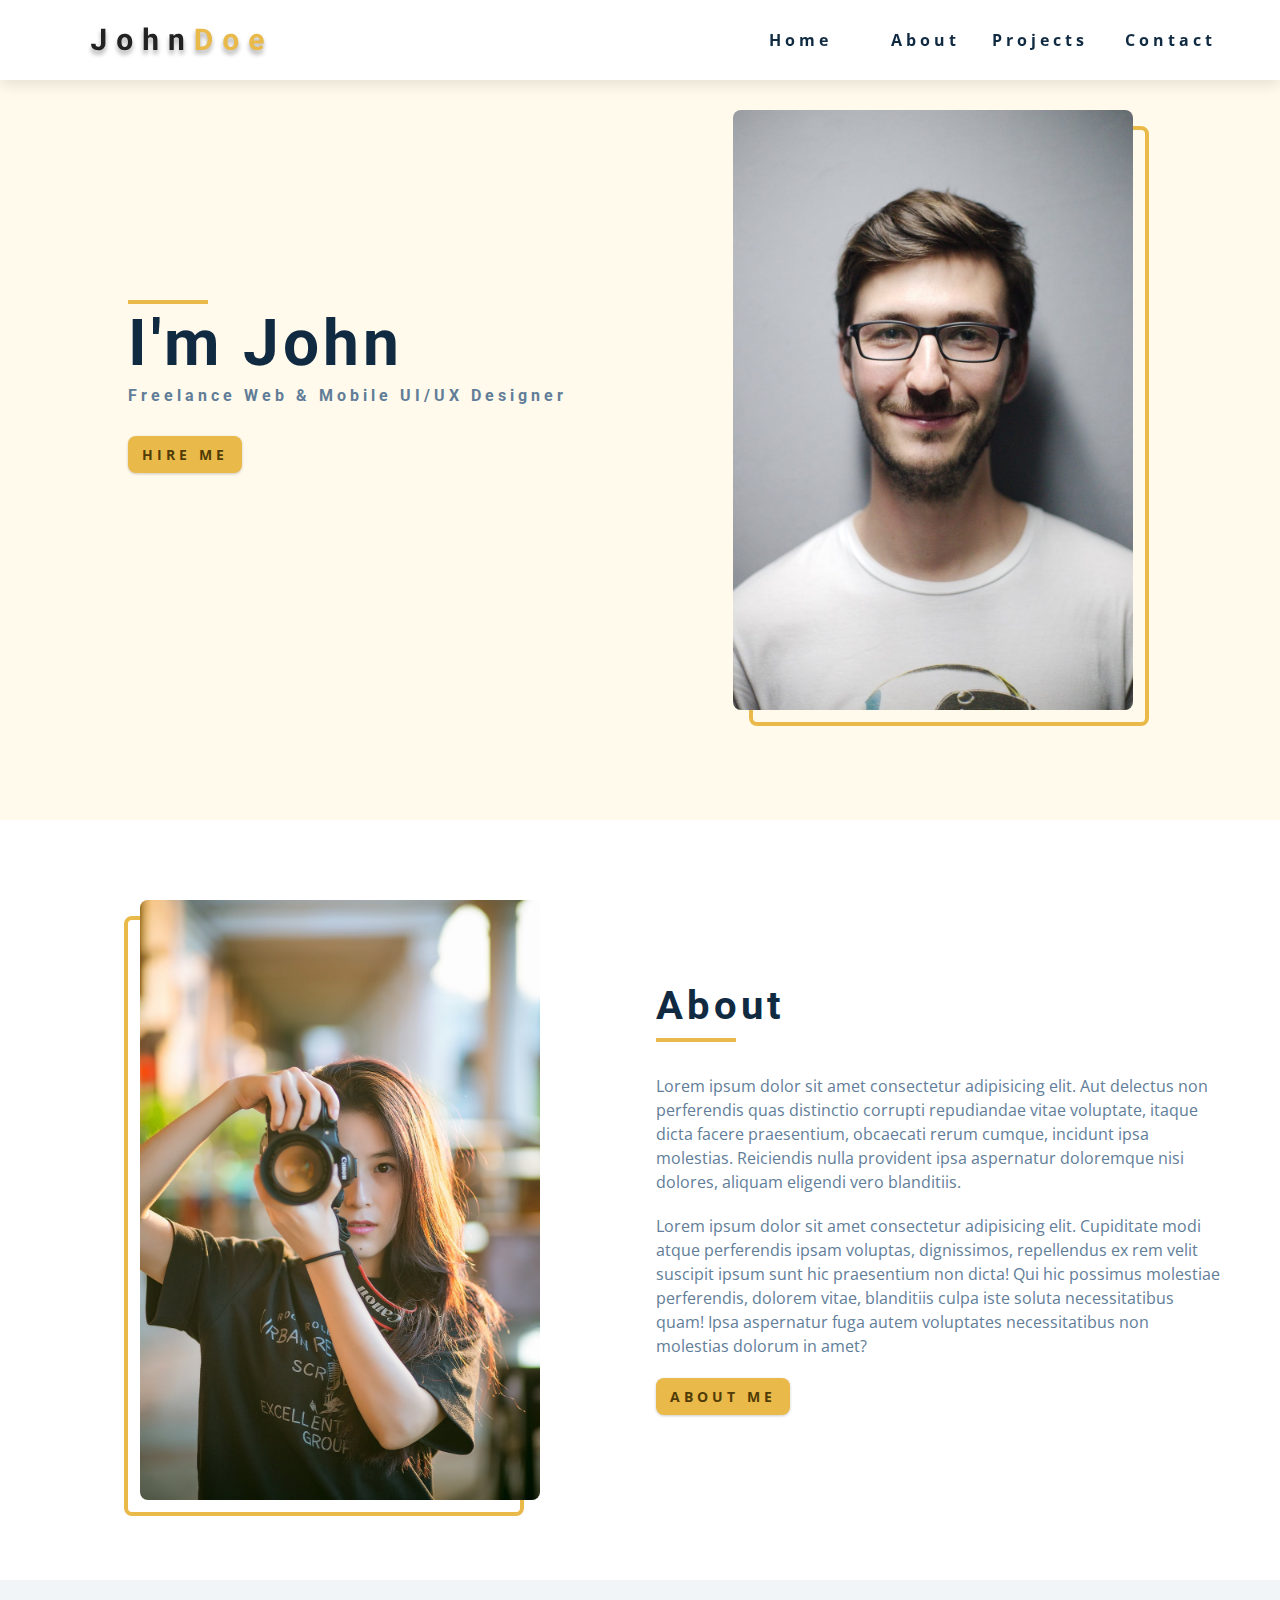
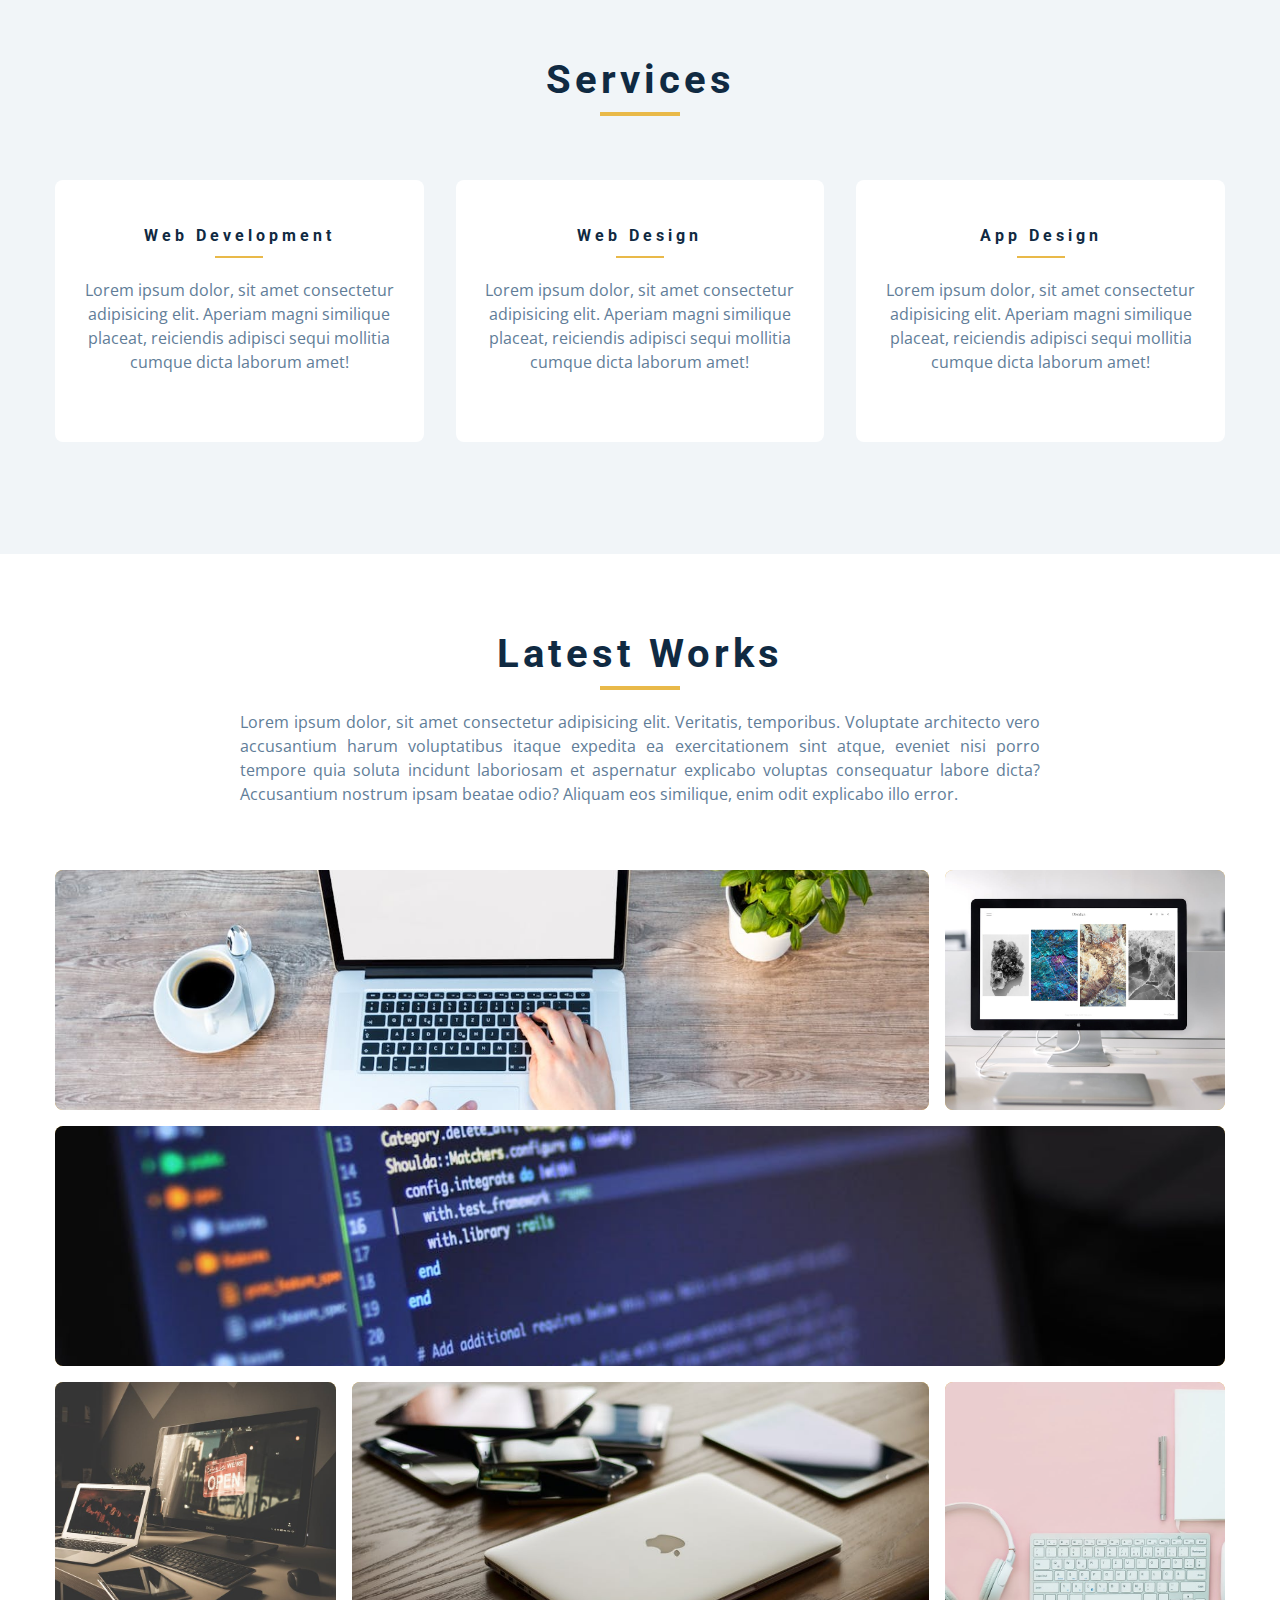
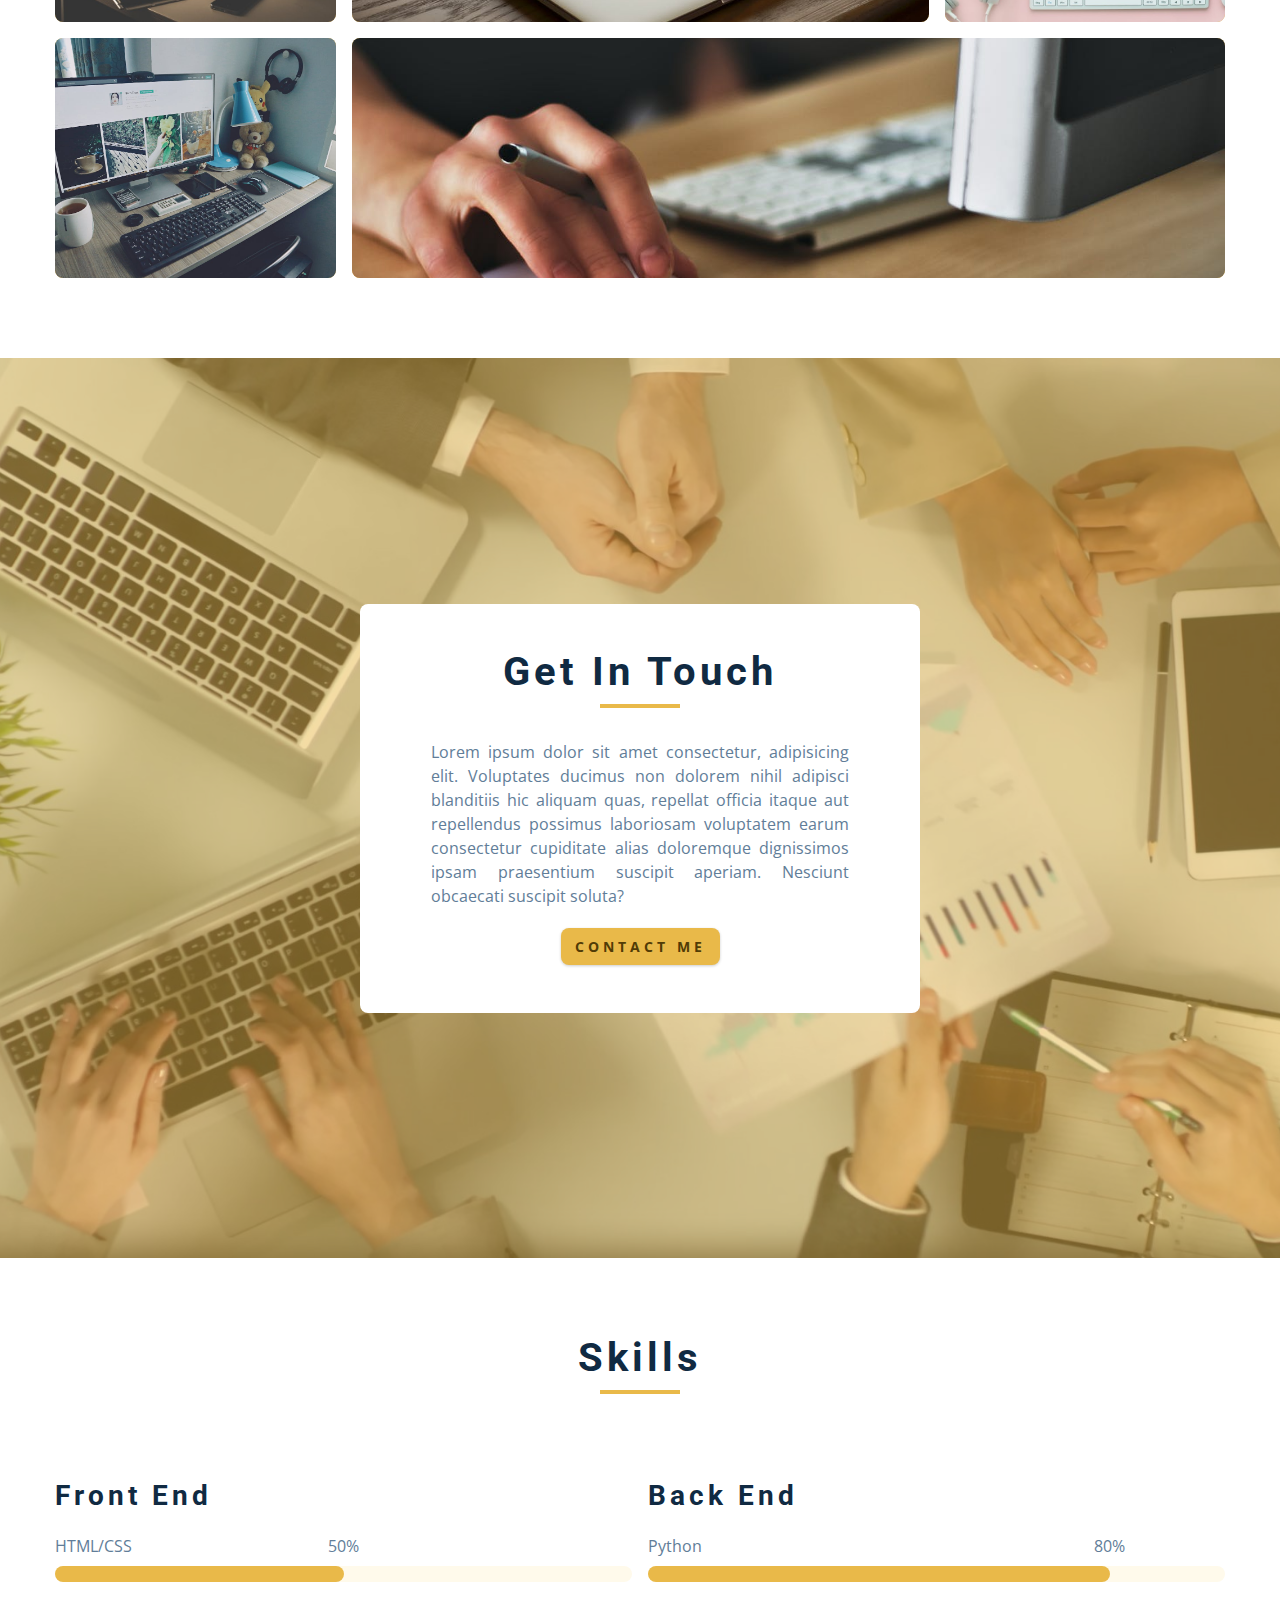
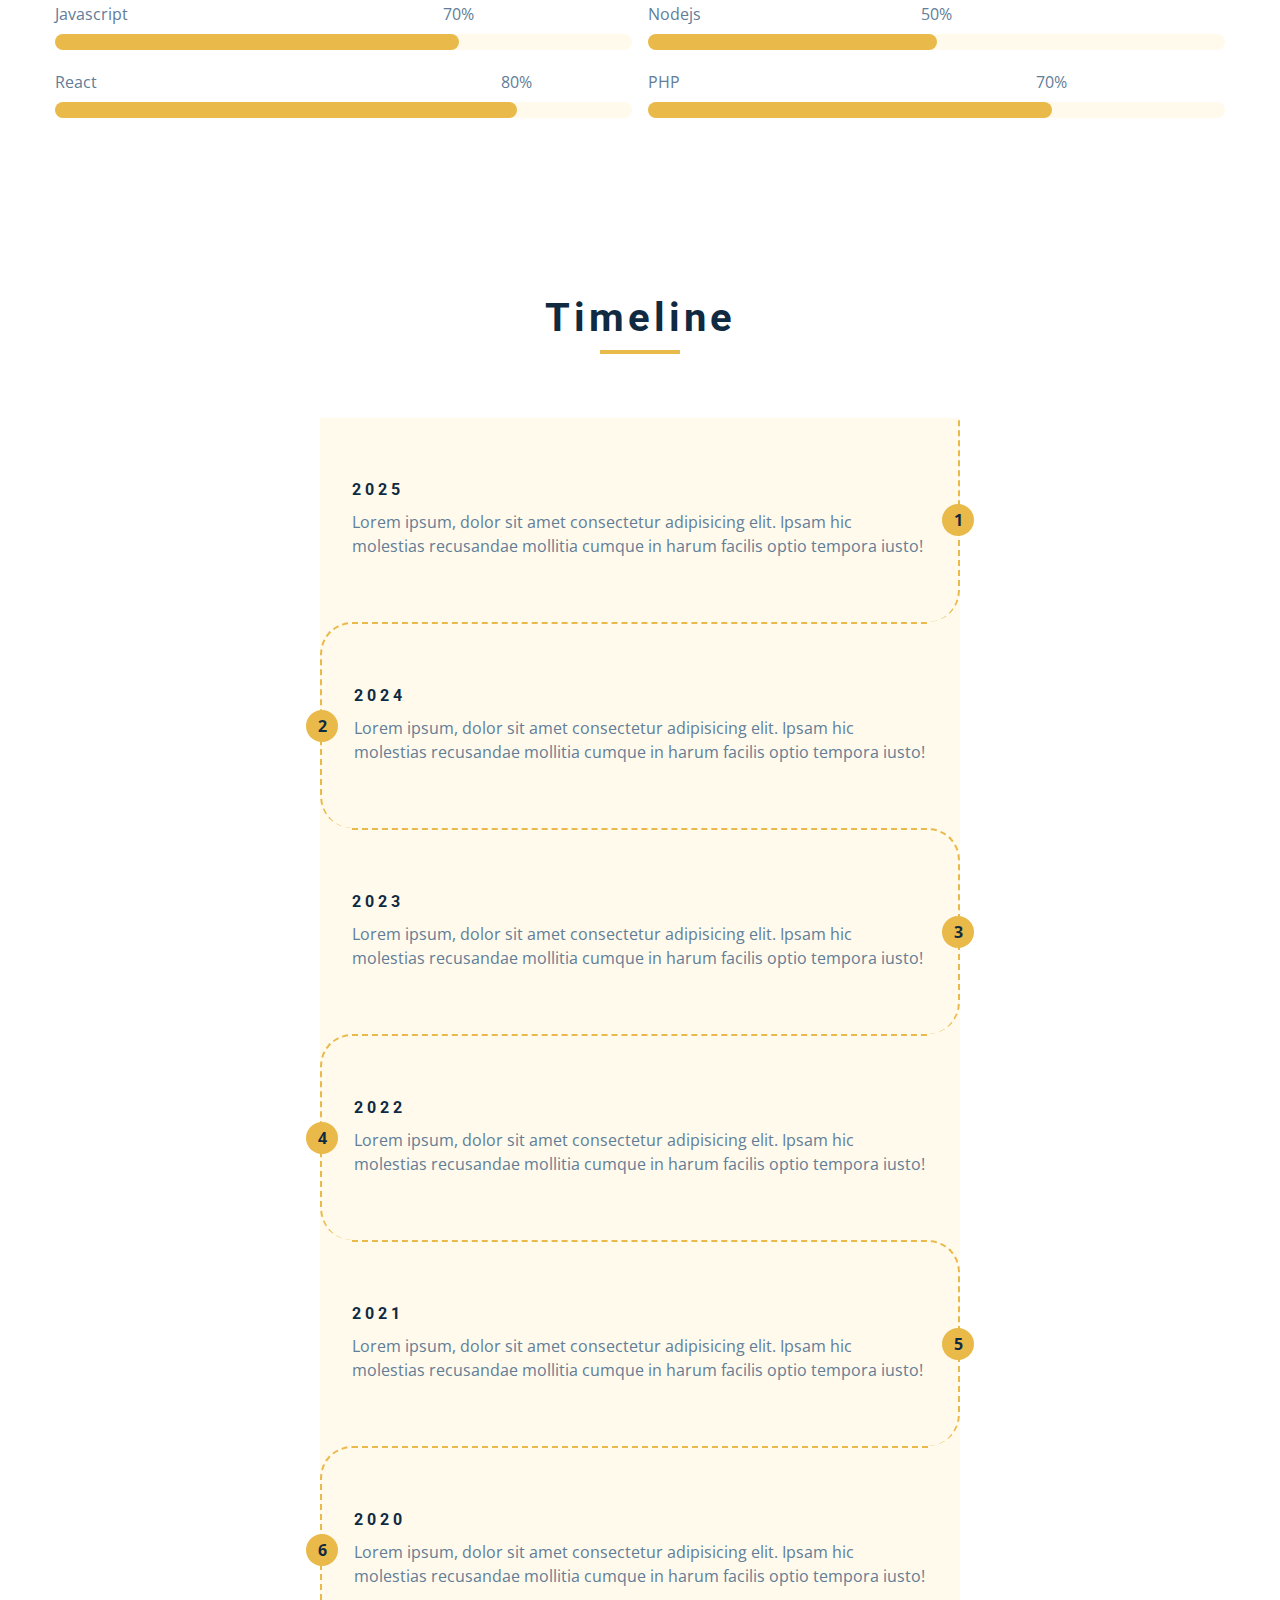
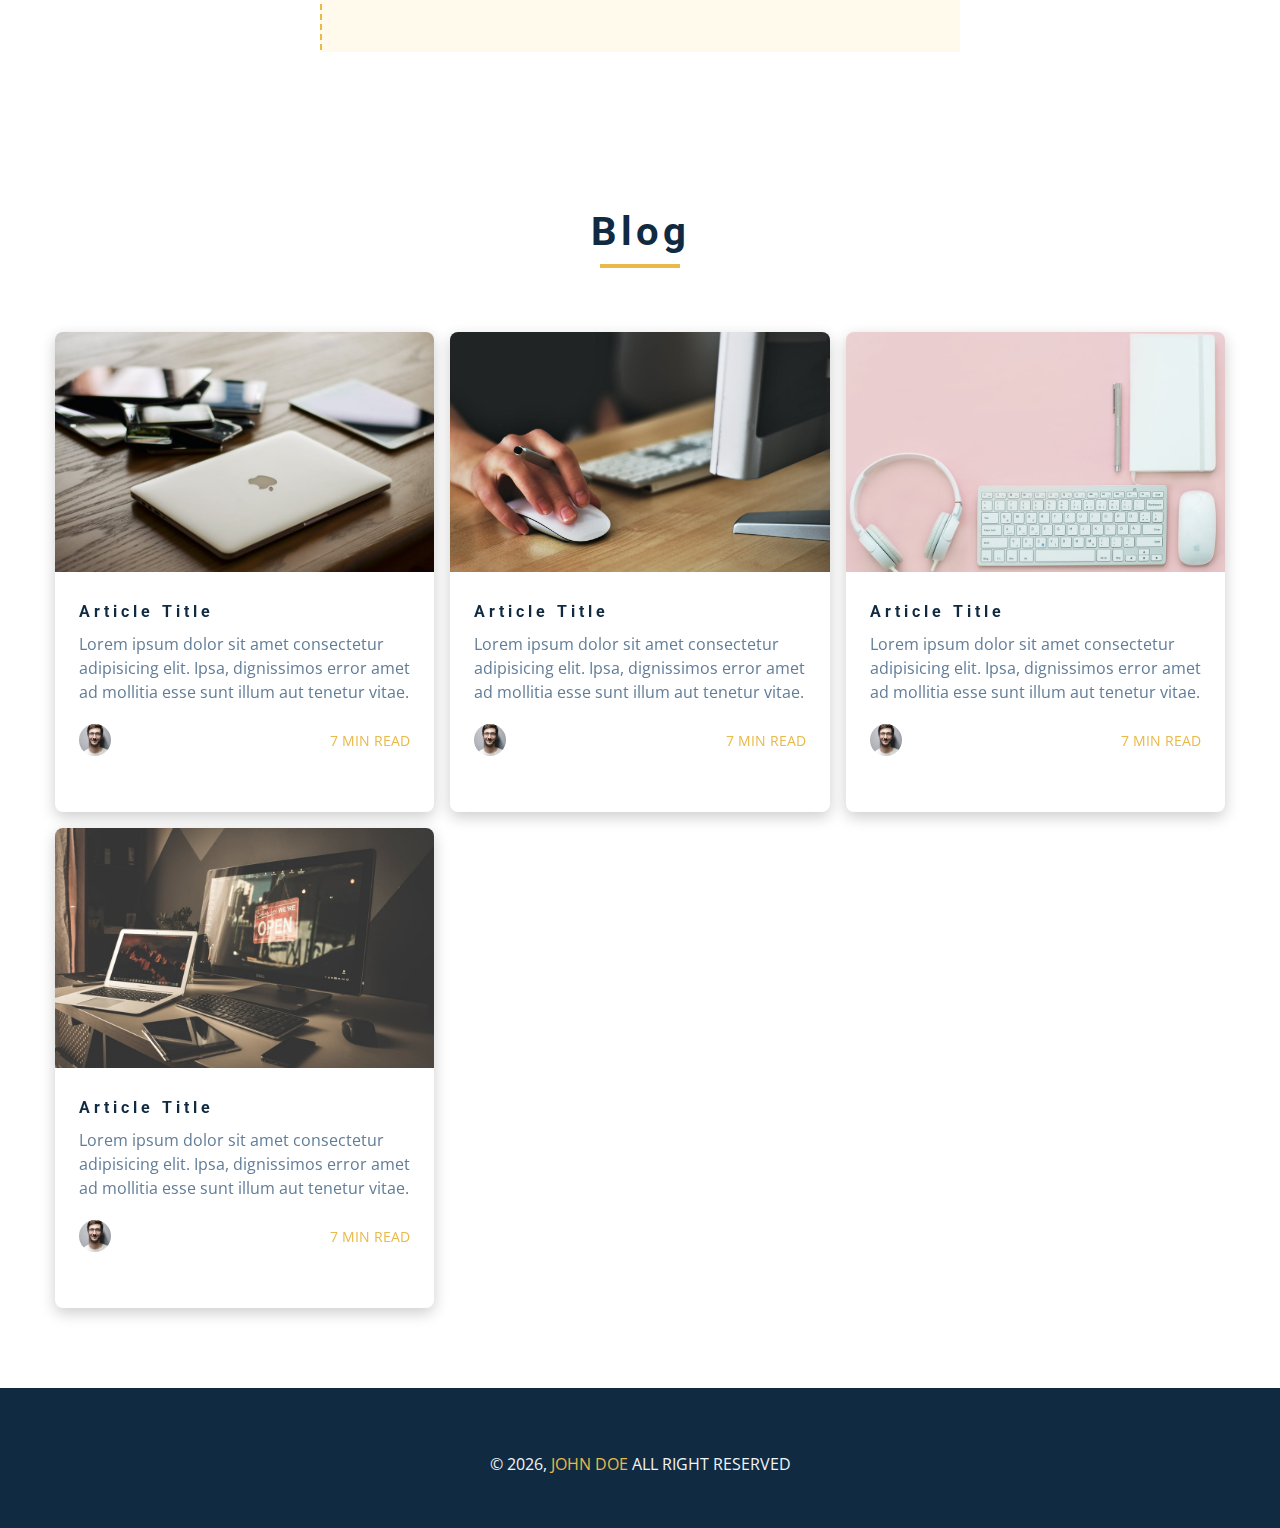
<file: index.html>
<!DOCTYPE html>
<html lang="en">
  <head>
    <meta charset="UTF-8" />
    <meta name="viewport" content="width=device-width, initial-scale=1.0" />
    <title>John Doe || Home</title>
    <!-- font-awesome -->
    <link
      rel="stylesheet"
      href="https://cdnjs.cloudflare.com/ajax/libs/font-awesome/5.12.0/css/all.min.css"
      integrity="sha512-c93ifPoTvMdEJH/rKIcBx//AL1znq9+4/RmMGafI/vnTFe/dKwnn1uoeszE2zJBQTS1Ck5CqSBE+34ng2PthJg=="
      crossorigin="anonymous"
      referrerpolicy="no-referrer"
    />
    <!-- css -->
    <link rel="stylesheet" href="./css/styles.css" />
  </head>

  <body>
    <!-- navbar -->
    <nav class="nav navbar-fixed" id="nav">
      <div class="nav-center">
        <!-- nav header -->
        <div class="nav-header">
          <img src="./images/logo.svg" alt="logo" class="nav-logo" />
          <button class="nav-btn" id="nav-btn">
            <i class="fas fa-bars"></i>
          </button>
        </div>
        <!-- nav links -->
        <ul class="nav-links">
          <li>
            <a href="index.html">home</a>
          </li>
          <li>
            <a href="about.html">about</a>
          </li>
          <li>
            <a href="projects.html">projects</a>
          </li>
          <li>
            <a href="contact.html">contact</a>
          </li>
        </ul>
      </div>
    </nav>
    <!-- end of navbar -->

    <!-- sidebar -->
    <aside class="sidebar" id="sidebar">
      <div class="sidebar-container">
        <button class="close-btn" id="close-btn">
          <i class="fas fa-times"></i>
        </button>

        <!-- sidebar links -->
        <ul class="sidebar-links">
          <li>
            <a href="index.html">home</a>
          </li>
          <li>
            <a href="about.html">about</a>
          </li>
          <li>
            <a href="projects.html">projects</a>
          </li>
          <li>
            <a href="contact.html">contact</a>
          </li>
        </ul>
        <!-- social icons -->
        <ul class="social-icons">
          <li>
            <a href="https://twitter.com">
              <i class="fab fa-twitter"></i>
            </a>
          </li>
          <li>
            <a href="https://facebook.com">
              <i class="fab fa-facebook"></i>
            </a>
          </li>
          <li>
            <a href="https://instagram.com">
              <i class="fab fa-instagram"></i>
            </a>
          </li>
          <li>
            <a href="https://linkedin.com">
              <i class="fab fa-linkedin"></i>
            </a>
          </li>
          <li>
            <a href="https://github.com">
              <i class="fab fa-github"></i>
            </a>
          </li>
        </ul>
      </div>
    </aside>
    <!-- end of sidebar -->

    <!-- header -->
    <header class="hero">
      <div class="section-center hero-center">
        <article class="hero-info">
          <div class="underline"></div>
          <h1>i'm john</h1>
          <h4>freelance web & mobile UI/UX designer</h4>
          <a href="contact.html" class="btn hero-btn">hire me</a>
          <!-- social icons -->
          <ul class="social-icons hero-icons">
            <li>
              <a href="https://twitter.com">
                <i class="fab fa-twitter"></i>
              </a>
            </li>
            <li>
              <a href="https://facebook.com">
                <i class="fab fa-facebook"></i>
              </a>
            </li>
            <li>
              <a href="https://instagram.com">
                <i class="fab fa-instagram"></i>
              </a>
            </li>
            <li>
              <a href="https://linkedin.com">
                <i class="fab fa-linkedin"></i>
              </a>
            </li>
            <li>
              <a href="https://github.com">
                <i class="fab fa-github"></i>
              </a>
            </li>
          </ul>
        </article>
        <article class="hero-img">
          <img src="./images/hero-img.jpeg" alt="john doe" class="hero-photo" />
        </article>
      </div>
    </header>
    <!-- end of header -->

    <!-- about -->
    <section class="section about">
      <div class="section-center about-center">
        <!-- about img -->
        <article class="about-img">
          <img src="./images/about-img.jpeg" alt="about" class="hero-photo" />
        </article>
        <!-- about info -->
        <article class="about-info">
          <!-- section title -->
          <div class="section-title about-title">
            <h2>about</h2>
            <div class="underline"></div>
          </div>
          <p>
            Lorem ipsum dolor sit amet consectetur adipisicing elit. Aut
            delectus non perferendis quas distinctio corrupti repudiandae vitae
            voluptate, itaque dicta facere praesentium, obcaecati rerum cumque,
            incidunt ipsa molestias. Reiciendis nulla provident ipsa aspernatur
            doloremque nisi dolores, aliquam eligendi vero blanditiis.
          </p>
          <p>
            Lorem ipsum dolor sit amet consectetur adipisicing elit. Cupiditate
            modi atque perferendis ipsam voluptas, dignissimos, repellendus ex
            rem velit suscipit ipsum sunt hic praesentium non dicta! Qui hic
            possimus molestiae perferendis, dolorem vitae, blanditiis culpa iste
            soluta necessitatibus quam! Ipsa aspernatur fuga autem voluptates
            necessitatibus non molestias dolorum in amet?
          </p>
          <a href="about.html" class="btn">about me</a>
        </article>
      </div>
    </section>
    <!-- end of about -->

    <!-- services -->
    <section class="section bg-grey">
      <!-- section title -->
      <div class="section-title">
        <h2>services</h2>
        <div class="underline"></div>
      </div>

      <div class="section-center services-center">
        <!-- single service -->
        <article class="service">
          <i class="fas fa-code service-icon"></i>
          <h4>web development</h4>
          <div class="underline"></div>
          <p>
            Lorem ipsum dolor, sit amet consectetur adipisicing elit. Aperiam
            magni similique placeat, reiciendis adipisci sequi mollitia cumque
            dicta laborum amet!
          </p>
        </article>
        <!-- single service -->
        <article class="service">
          <i class="fab fa-sketch service-icon"></i>
          <h4>web design</h4>
          <div class="underline"></div>
          <p>
            Lorem ipsum dolor, sit amet consectetur adipisicing elit. Aperiam
            magni similique placeat, reiciendis adipisci sequi mollitia cumque
            dicta laborum amet!
          </p>
        </article>
        <!-- single service -->
        <article class="service">
          <i class="fab fa-android service-icon"></i>
          <h4>app design</h4>
          <div class="underline"></div>
          <p>
            Lorem ipsum dolor, sit amet consectetur adipisicing elit. Aperiam
            magni similique placeat, reiciendis adipisci sequi mollitia cumque
            dicta laborum amet!
          </p>
        </article>
      </div>
    </section>
    <!-- end of services -->

    <!-- projects -->
    <section class="section projects">
      <!-- section title -->
      <div class="section-title">
        <h2>latest works</h2>
        <div class="underline"></div>
        <p class="projects-text">
          Lorem ipsum dolor, sit amet consectetur adipisicing elit. Veritatis,
          temporibus. Voluptate architecto vero accusantium harum voluptatibus
          itaque expedita ea exercitationem sint atque, eveniet nisi porro
          tempore quia soluta incidunt laboriosam et aspernatur explicabo
          voluptas consequatur labore dicta? Accusantium nostrum ipsam beatae
          odio? Aliquam eos similique, enim odit explicabo illo error.
        </p>
      </div>

      <div class="section-center projects-center">
        <!-- single project -->
        <a href="projects.html" class="project-1">
          <article class="project">
            <img
              src="./images/project-1.jpeg"
              class="project-img"
              alt="laptop-1"
            />
            <div class="project-info">
              <h4>project title</h4>
              <p>client name</p>
            </div>
          </article>
        </a>

        <!-- single project -->
        <a href="projects.html" class="project-2">
          <article class="project">
            <img
              src="./images/project-2.jpg"
              class="project-img"
              alt="laptop-2"
            />
            <div class="project-info">
              <h4>project title</h4>
              <p>client name</p>
            </div>
          </article>
        </a>

        <!-- single project -->
        <a href="projects.html" class="project-3">
          <article class="project">
            <img
              src="./images/project-3.jpeg"
              class="project-img"
              alt="laptop-3"
            />
            <div class="project-info">
              <h4>project title</h4>
              <p>client name</p>
            </div>
          </article>
        </a>

        <!-- single project -->
        <a href="projects.html" class="project-4">
          <article class="project">
            <img
              src="./images/project-4.jpeg"
              class="project-img"
              alt="laptop-4"
            />
            <div class="project-info">
              <h4>project title</h4>
              <p>client name</p>
            </div>
          </article>
        </a>

        <!-- single project -->
        <a href="projects.html" class="project-5">
          <article class="project">
            <img
              src="./images/project-5.jpg"
              class="project-img"
              alt="laptop-5"
            />
            <div class="project-info">
              <h4>project title</h4>
              <p>client name</p>
            </div>
          </article>
        </a>

        <!-- single project -->
        <a href="projects.html" class="project-6">
          <article class="project">
            <img
              src="./images/project-6.jpg"
              class="project-img"
              alt="laptop-6"
            />
            <div class="project-info">
              <h4>project title</h4>
              <p>client name</p>
            </div>
          </article>
        </a>

        <!-- single project -->
        <a href="projects.html" class="project-7">
          <article class="project">
            <img
              src="./images/project-7.jpg"
              class="project-img"
              alt="laptop-7"
            />
            <div class="project-info">
              <h4>project title</h4>
              <p>client name</p>
            </div>
          </article>
        </a>

        <!-- single project -->
        <a href="projects.html" class="project-8">
          <article class="project">
            <img
              src="./images/project-8.jpg"
              class="project-img"
              alt="laptop-8"
            />
            <div class="project-info">
              <h4>project title</h4>
              <p>client name</p>
            </div>
          </article>
        </a>
    </section>
    <!-- end of projects -->


    <!-- connect -->
    <section class="connect">
      <video
        id="video"
        class="video-container"
        poster="./images/poster.jpg"
        autoplay
        muted 
        loop 
      >
        <source 
          src="https://videos.pexels.com/video-files/3255275/3255275-uhd_2560_1440_25fps.mp4" 
          type="video/mp4"
        />
        Your browser does not support embedded videos.
      </video>

      <div class="video-banner">
        <!-- section title -->
        <div class="section-title">
          <h2>get in touch</h2>
          <div class="underline"></div>
        </div>
        <p class="video-text">Lorem ipsum dolor sit amet consectetur, adipisicing elit. Voluptates ducimus non dolorem nihil adipisci blanditiis hic aliquam quas, repellat officia itaque aut repellendus possimus laboriosam voluptatem earum consectetur cupiditate alias doloremque dignissimos ipsam praesentium suscipit aperiam. Nesciunt obcaecati suscipit soluta?
        </p>
        <a href="contact.html" class="btn">contact me</a>
      </div>
    </section>
    <!-- end of connect -->


    <!-- skills -->
    <section class="section skills">
      <!-- section title -->
      <div class="section-title">
        <h2>skills</h2>
        <div class="underline"></div>
      </div>
      <section class="section-center skills-center">
        <article >
          <h3>front end</h3>
          <!-- single skills -->
          <div class="skill">
            <p>HTML/CSS</p>
            <div class="skill-container">
              <div class="skill-value"></div>
              <p class="skill-text skill-text-50">50%</p>
            </div>
          </div>
          <!-- single skills -->
            <div class="skill">
              <p>Javascript</p>
              <div class="skill-container">
                <div class="skill-value value-70"></div>
                <p class="skill-text skill-text-70">70%</p>
              </div>
            </div>
            <!-- single skills -->
            <div class="skill">
              <p>React</p>
              <div class="skill-container">
                <div class="skill-value value-80"></div>
                <p class="skill-text skill-text-80">80%</p>
              </div>
            </div>
        </article>

        <article >
          <h3>back end</h3>
          <!-- single skills -->
          <div class="skill">
            <p>Python</p>
            <div class="skill-container">
              <div class="skill-value value-80"></div>
              <p class="skill-text skill-text-80">80%</p>
            </div>
          </div>
          <!-- single skills -->
          <div class="skill">
            <p>Nodejs</p>
            <div class="skill-container">
              <div class="skill-value"></div>
              <p class="skill-text skill-text-50">50%</p>
            </div>
          </div>
          <!-- single skills -->
            <div class="skill">
              <p>PHP</p>
              <div class="skill-container">
                <div class="skill-value value-70"></div>
                <p class="skill-text skill-text-70">70%</p>
              </div>
            </div>
        </article>
      </section>
    </section>
    <!-- end of skills -->

    <!-- timeline -->
    <section class="section timeline">
      <!-- section title -->
      <div class="section-title">
        <h2>timeline</h2>
        <div class="underline"></div>
      </div>
      <div class="section-center timeline-center">
        <!-- single timeline item -->
        <article class="timeline-item">
          <h4>2025</h4>
          <p>Lorem ipsum, dolor sit amet consectetur adipisicing elit. Ipsam hic molestias recusandae mollitia cumque in harum facilis optio tempora iusto!</p>
          <span class="number">1</span>
        </article>
        <!-- single timeline item -->
        <article class="timeline-item">
          <h4>2024</h4>
          <p>Lorem ipsum, dolor sit amet consectetur adipisicing elit. Ipsam hic molestias recusandae mollitia cumque in harum facilis optio tempora iusto!</p>
          <span class="number">2</span>
        </article>
        <!-- single timeline item -->
        <article class="timeline-item">
          <h4>2023</h4>
          <p>Lorem ipsum, dolor sit amet consectetur adipisicing elit. Ipsam hic molestias recusandae mollitia cumque in harum facilis optio tempora iusto!</p>
          <span class="number">3</span>
        </article>
        <!-- single timeline item -->
        <article class="timeline-item">
          <h4>2022</h4>
          <p>Lorem ipsum, dolor sit amet consectetur adipisicing elit. Ipsam hic molestias recusandae mollitia cumque in harum facilis optio tempora iusto!</p>
          <span class="number">4</span>
        </article>
        <!-- single timeline item -->
        <article class="timeline-item">
          <h4>2021</h4>
          <p>Lorem ipsum, dolor sit amet consectetur adipisicing elit. Ipsam hic molestias recusandae mollitia cumque in harum facilis optio tempora iusto!</p>
          <span class="number">5</span>
        </article>
        <!-- single timeline item -->
        <article class="timeline-item">
          <h4>2020</h4>
          <p>Lorem ipsum, dolor sit amet consectetur adipisicing elit. Ipsam hic molestias recusandae mollitia cumque in harum facilis optio tempora iusto!</p>
          <span class="number">6</span>
        </article>
      </div>
    </section>
    <!--end of  timeline -->
    

    <!-- blog -->
    <section class="section blog">
      <!-- section title -->
      <div class="section-title">
        <h2>blog</h2>
        <div class="underline"></div>
      </div>
      <div class="section-center blog-center">
        <!-- single article -->
        <div class="article">
          <div class="card">
            <!-- front side of the card -->
            <div class="card-side card-front">
              <img src="./images/project-1.jpeg" alt="laptop-1" class="blog-img">
              <div class="card-info">
                <h4>article title</h4>
                <p>
                  Lorem ipsum dolor sit amet consectetur adipisicing elit. Ipsa, dignissimos error amet ad mollitia esse sunt illum aut tenetur vitae.
                </p>
                <div class="card-footer">
                  <img 
                    src="./images/hero-img-small.jpeg" alt="author-photo"
                    class="author-img"  
                  >
                  <p>7 min read</p>
              </div>
              </div>
            </div>
            <!-- back side of the card -->
            <div class="card-side card-back">
              <a href="#" class="btn btn-card">read more</a>
            </div>
          </div>
        </div>

        <!-- single article -->
        <div class="article">
          <div class="card">
            <!-- front side of the card -->
            <div class="card-side card-front">
              <img src="./images/project-2.jpg" alt="laptop-2">
              <div class="card-info">
                <h4>article title</h4>
                <p>
                  Lorem ipsum dolor sit amet consectetur adipisicing elit. Ipsa, dignissimos error amet ad mollitia esse sunt illum aut tenetur vitae.
                </p>
                <div class="card-footer">
                  <img 
                    src="./images/hero-img-small.jpeg" alt="author-photo"
                    class="author-img"  
                  >
                  <p>7 min read</p>
              </div>
              </div>
            </div>
            <!-- back side of the card -->
            <div class="card-side card-back">
              <a href="#" class="btn btn-card">read more</a>
            </div>
          </div>
        </div>

        <!-- single article -->
        <div class="article">
          <div class="card">
            <!-- front side of the card -->
            <div class="card-side card-front">
              <img src="./images/project-3.jpeg" alt="laptop-3" class="blog-img">
              <div class="card-info">
                <h4>article title</h4>
                <p>
                  Lorem ipsum dolor sit amet consectetur adipisicing elit. Ipsa, dignissimos error amet ad mollitia esse sunt illum aut tenetur vitae.
                </p>
                <div class="card-footer">
                  <img 
                    src="./images/hero-img-small.jpeg" alt="author-photo"
                    class="author-img"  
                  >
                  <p>7 min read</p>
              </div>
              </div>
            </div>
            <!-- back side of the card -->
            <div class="card-side card-back">
              <a href="#" class="btn btn-card">read more</a>
            </div>
          </div>
        </div>

        <!-- single article -->
        <div class="article">
          <div class="card">
            <!-- front side of the card -->
            <div class="card-side card-front">
              <img src="./images/project-4.jpeg" alt="laptop-4" class="blog-img">
              <div class="card-info">
                <h4>article title</h4>
                <p>
                  Lorem ipsum dolor sit amet consectetur adipisicing elit. Ipsa, dignissimos error amet ad mollitia esse sunt illum aut tenetur vitae.
                </p>
                <div class="card-footer">
                  <img 
                    src="./images/hero-img-small.jpeg" alt="author-photo"
                    class="author-img"  
                  >
                  <p>7 min read</p>
              </div>
              </div>
            </div>
            <!-- back side of the card -->
            <div class="card-side card-back">
              <a href="#" class="btn btn-card">read more</a>
            </div>
          </div>
        </div>
      </div>
    </section>
    <!--end of  blog -->

    <!-- footer -->
    <footer class="footer">
      <ul class="social-icons">
        <li>
          <a href="https://twitter.com">
            <i class="fab fa-twitter"></i>
          </a>
        </li>
        <li>
          <a href="https://facebook.com">
            <i class="fab fa-facebook"></i>
          </a>
        </li>
        <li>
          <a href="https://instagram.com">
            <i class="fab fa-instagram"></i>
          </a>
        </li>
        <li>
          <a href="https://linkedin.com">
            <i class="fab fa-linkedin"></i>
          </a>
        </li>
        <li>
          <a href="https://github.com">
            <i class="fab fa-github"></i>
          </a>
        </li>
      </ul>
      <p>
        &copy; 
        <span id="date"></span>,
        <span class="brand-name">john doe</span> all right reserved</p>
    </footer>
    <!-- end of footer -->

    <script src="./js/main.js"></script>
  </body>
</html>
</file>
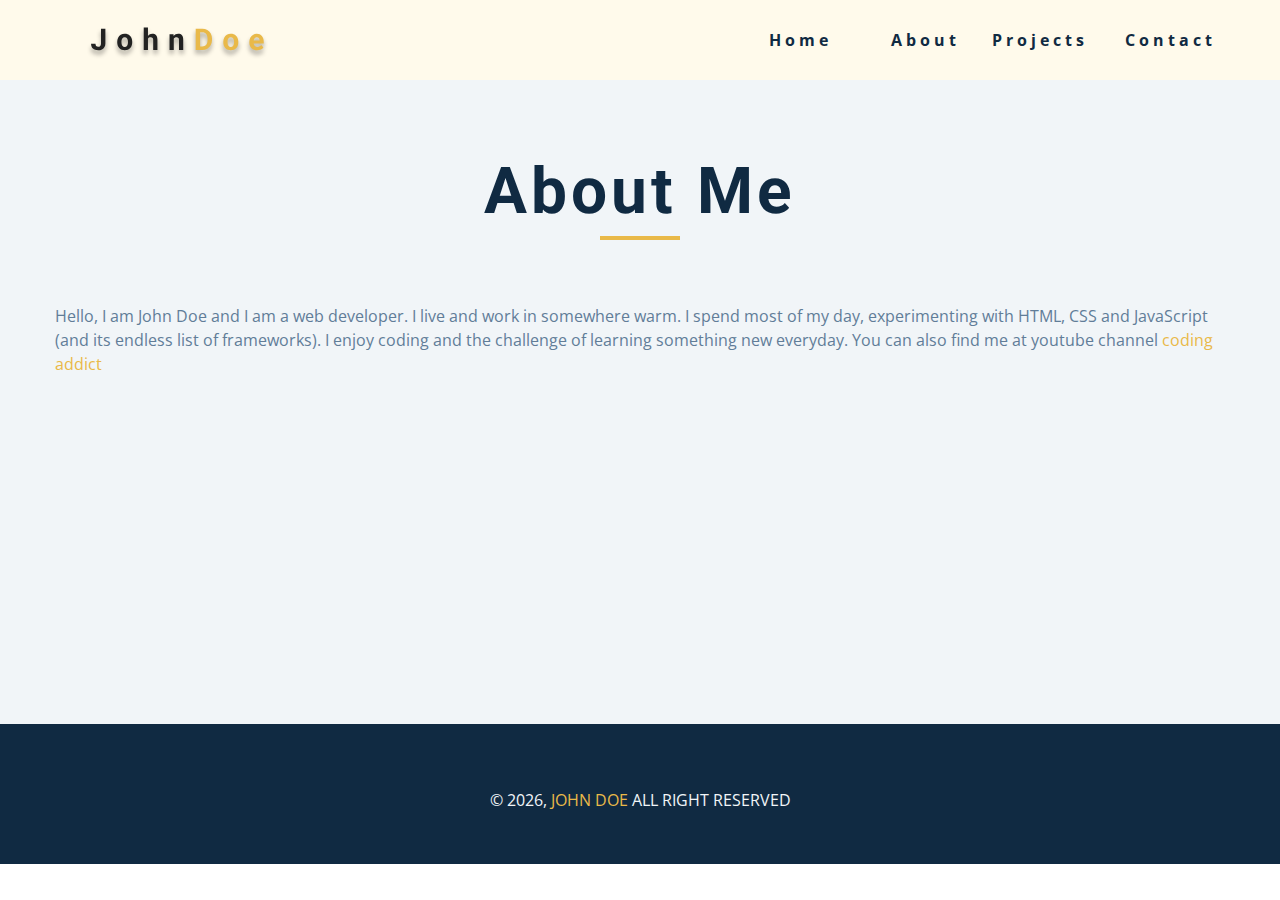
<file: about.html>
<!DOCTYPE html>
<html lang="en">
  <head>
    <meta charset="UTF-8" />
    <meta name="viewport" content="width=device-width, initial-scale=1.0" />
    <title>John Doe || Home</title>
    <!-- font-awesome -->
    <link
      rel="stylesheet"
      href="https://cdnjs.cloudflare.com/ajax/libs/font-awesome/5.12.0/css/all.min.css"
      integrity="sha512-c93ifPoTvMdEJH/rKIcBx//AL1znq9+4/RmMGafI/vnTFe/dKwnn1uoeszE2zJBQTS1Ck5CqSBE+34ng2PthJg=="
      crossorigin="anonymous"
      referrerpolicy="no-referrer"
    />
    <!-- css -->
    <link rel="stylesheet" href="./css/styles.css" />
  </head>

  <body>
    <!-- navbar -->
    <nav class="nav" id="nav">
      <div class="nav-center">
        <!-- nav header -->
        <div class="nav-header">
          <img src="./images/logo.svg" alt="logo" class="nav-logo" />
          <button class="nav-btn" id="nav-btn">
            <i class="fas fa-bars"></i>
          </button>
        </div>
        <!-- nav links -->
        <ul class="nav-links">
          <li>
            <a href="index.html">home</a>
          </li>
          <li>
            <a href="about.html">about</a>
          </li>
          <li>
            <a href="projects.html">projects</a>
          </li>
          <li>
            <a href="contact.html">contact</a>
          </li>
        </ul>
      </div>
    </nav>
    <!-- end of navbar -->

    <!-- sidebar -->
    <aside class="sidebar" id="sidebar">
      <div class="sidebar-container">
        <button class="close-btn" id="close-btn">
          <i class="fas fa-times"></i>
        </button>

        <!-- sidebar links -->
        <ul class="sidebar-links">
          <li>
            <a href="index.html">home</a>
          </li>
          <li>
            <a href="about.html">about</a>
          </li>
          <li>
            <a href="projects.html">projects</a>
          </li>
          <li>
            <a href="contact.html">contact</a>
          </li>
        </ul>
        <!-- social icons -->
        <ul class="social-icons">
          <li>
            <a href="https://twitter.com">
              <i class="fab fa-twitter"></i>
            </a>
          </li>
          <li>
            <a href="https://facebook.com">
              <i class="fab fa-facebook"></i>
            </a>
          </li>
          <li>
            <a href="https://instagram.com">
              <i class="fab fa-instagram"></i>
            </a>
          </li>
          <li>
            <a href="https://linkedin.com">
              <i class="fab fa-linkedin"></i>
            </a>
          </li>
          <li>
            <a href="https://github.com">
              <i class="fab fa-github"></i>
            </a>
          </li>
        </ul>
      </div>
    </aside>
    <!-- end of sidebar -->


    <!-- section -->
    <section class="section single-page">
      <div class="section-title">
        <h1>about me</h1>
        <div class="underline"></div>
      </div>

      <div class="section-center page-info">
        <p>
          Hello, I am John Doe and I am a web developer. I live and work in
          somewhere warm. I spend most of my day, experimenting with HTML, CSS and
          JavaScript (and its endless list of frameworks). I enjoy coding and the
          challenge of learning something new everyday. You can also find me at youtube
          channel
          <a class="link" href="https://www.youtube.com/channel/UCMZFwxv5l-XtKi693qMJptA"
            >coding addict</a
          >
        </p>
      </div>
    </section>
    <!-- end of section -->
  

    <!-- footer -->
    <footer class="footer">
      <ul class="social-icons">
        <li>
          <a href="https://twitter.com">
            <i class="fab fa-twitter"></i>
          </a>
        </li>
        <li>
          <a href="https://facebook.com">
            <i class="fab fa-facebook"></i>
          </a>
        </li>
        <li>
          <a href="https://instagram.com">
            <i class="fab fa-instagram"></i>
          </a>
        </li>
        <li>
          <a href="https://linkedin.com">
            <i class="fab fa-linkedin"></i>
          </a>
        </li>
        <li>
          <a href="https://github.com">
            <i class="fab fa-github"></i>
          </a>
        </li>
      </ul>
      <p>
        &copy; 
        <span id="date"></span>,
        <span class="brand-name">john doe</span> all right reserved</p>
    </footer>
    <!-- end of footer -->

    <script src="./js/main.js"></script>
  </body>
</html>
</file>
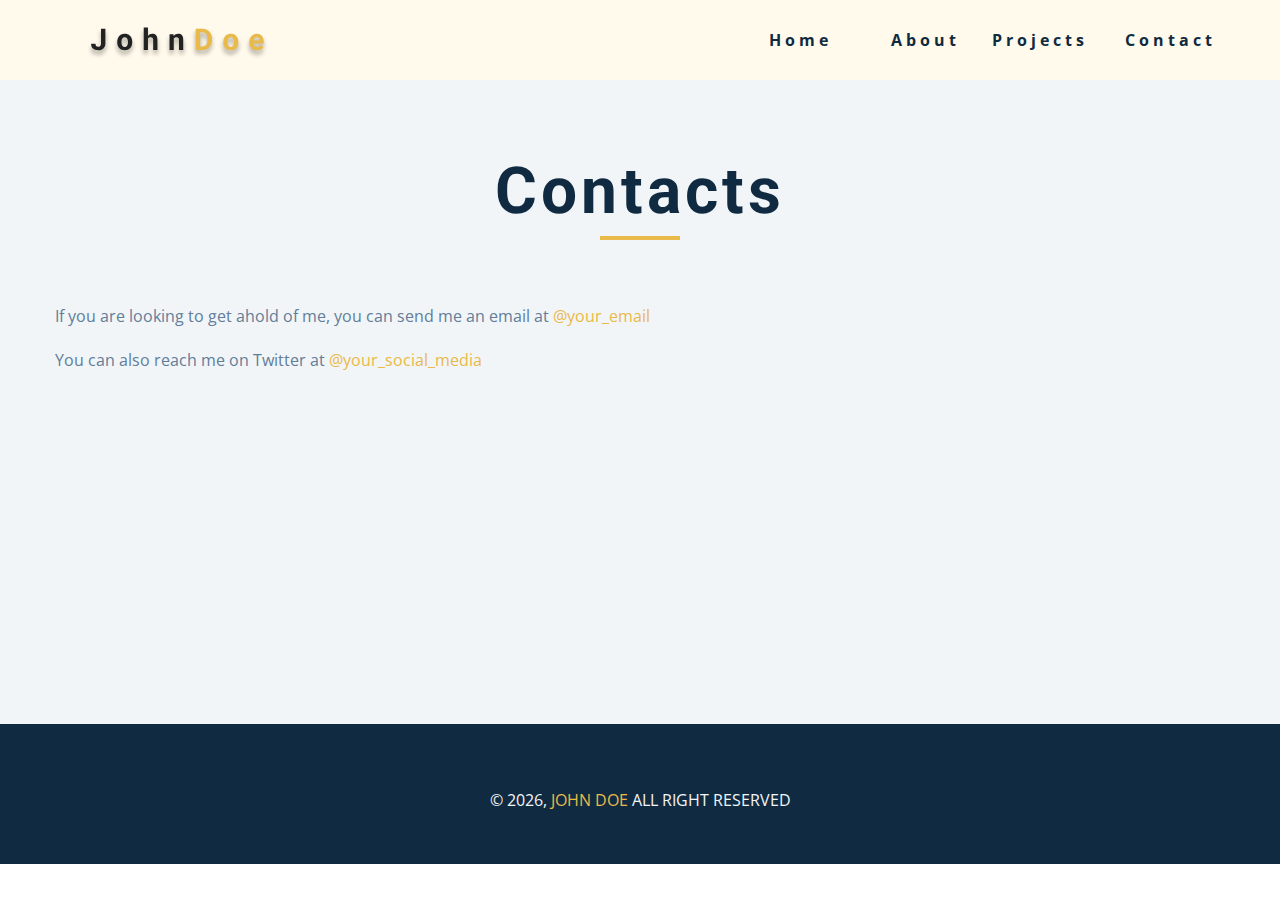
<file: contact.html>
<!DOCTYPE html>
<html lang="en">
  <head>
    <meta charset="UTF-8" />
    <meta name="viewport" content="width=device-width, initial-scale=1.0" />
    <title>John Doe || Contacts</title>
    <!-- font-awesome -->
    <link
      rel="stylesheet"
      href="https://cdnjs.cloudflare.com/ajax/libs/font-awesome/5.12.0/css/all.min.css"
      integrity="sha512-c93ifPoTvMdEJH/rKIcBx//AL1znq9+4/RmMGafI/vnTFe/dKwnn1uoeszE2zJBQTS1Ck5CqSBE+34ng2PthJg=="
      crossorigin="anonymous"
      referrerpolicy="no-referrer"
    />
    <!-- css -->
    <link rel="stylesheet" href="./css/styles.css" />
  </head>

  <body>
    <!-- navbar -->
    <nav class="nav" id="nav">
      <div class="nav-center">
        <!-- nav header -->
        <div class="nav-header">
          <img src="./images/logo.svg" alt="logo" class="nav-logo" />
          <button class="nav-btn" id="nav-btn">
            <i class="fas fa-bars"></i>
          </button>
        </div>
        <!-- nav links -->
        <ul class="nav-links">
          <li>
            <a href="index.html">home</a>
          </li>
          <li>
            <a href="about.html">about</a>
          </li>
          <li>
            <a href="projects.html">projects</a>
          </li>
          <li>
            <a href="contact.html">contact</a>
          </li>
        </ul>
      </div>
    </nav>
    <!-- end of navbar -->

    <!-- sidebar -->
    <aside class="sidebar" id="sidebar">
      <div class="sidebar-container">
        <button class="close-btn" id="close-btn">
          <i class="fas fa-times"></i>
        </button>

        <!-- sidebar links -->
        <ul class="sidebar-links">
          <li>
            <a href="index.html">home</a>
          </li>
          <li>
            <a href="about.html">about</a>
          </li>
          <li>
            <a href="projects.html">projects</a>
          </li>
          <li>
            <a href="contact.html">contact</a>
          </li>
        </ul>
        <!-- social icons -->
        <ul class="social-icons">
          <li>
            <a href="https://twitter.com">
              <i class="fab fa-twitter"></i>
            </a>
          </li>
          <li>
            <a href="https://facebook.com">
              <i class="fab fa-facebook"></i>
            </a>
          </li>
          <li>
            <a href="https://instagram.com">
              <i class="fab fa-instagram"></i>
            </a>
          </li>
          <li>
            <a href="https://linkedin.com">
              <i class="fab fa-linkedin"></i>
            </a>
          </li>
          <li>
            <a href="https://github.com">
              <i class="fab fa-github"></i>
            </a>
          </li>
        </ul>
      </div>
    </aside>
    <!-- end of sidebar -->


    <!-- section -->
    <section class="section single-page">
      <div class="section-title">
        <h1>contacts</h1>
        <div class="underline"></div>
      </div>

      <div class="section-center page-info">
        <p>
          If you are looking to get ahold of me, you can send me an email at
          <a class="link" href="mailto:email@email.com">@your_email</a>
        </p>
        <p>
          You can also reach me on Twitter at
          <a class="link" href="https://www.twitter.com">@your_social_media </a>
        </p>    
      </div>
    </section>
    <!-- end of section -->
  

    <!-- footer -->
    <footer class="footer">
      <ul class="social-icons">
        <li>
          <a href="https://twitter.com">
            <i class="fab fa-twitter"></i>
          </a>
        </li>
        <li>
          <a href="https://facebook.com">
            <i class="fab fa-facebook"></i>
          </a>
        </li>
        <li>
          <a href="https://instagram.com">
            <i class="fab fa-instagram"></i>
          </a>
        </li>
        <li>
          <a href="https://linkedin.com">
            <i class="fab fa-linkedin"></i>
          </a>
        </li>
        <li>
          <a href="https://github.com">
            <i class="fab fa-github"></i>
          </a>
        </li>
      </ul>
      <p>
        &copy; 
        <span id="date"></span>,
        <span class="brand-name">john doe</span> all right reserved</p>
    </footer>
    <!-- end of footer -->

    <script src="./js/main.js"></script>
  </body>
</html>
</file>
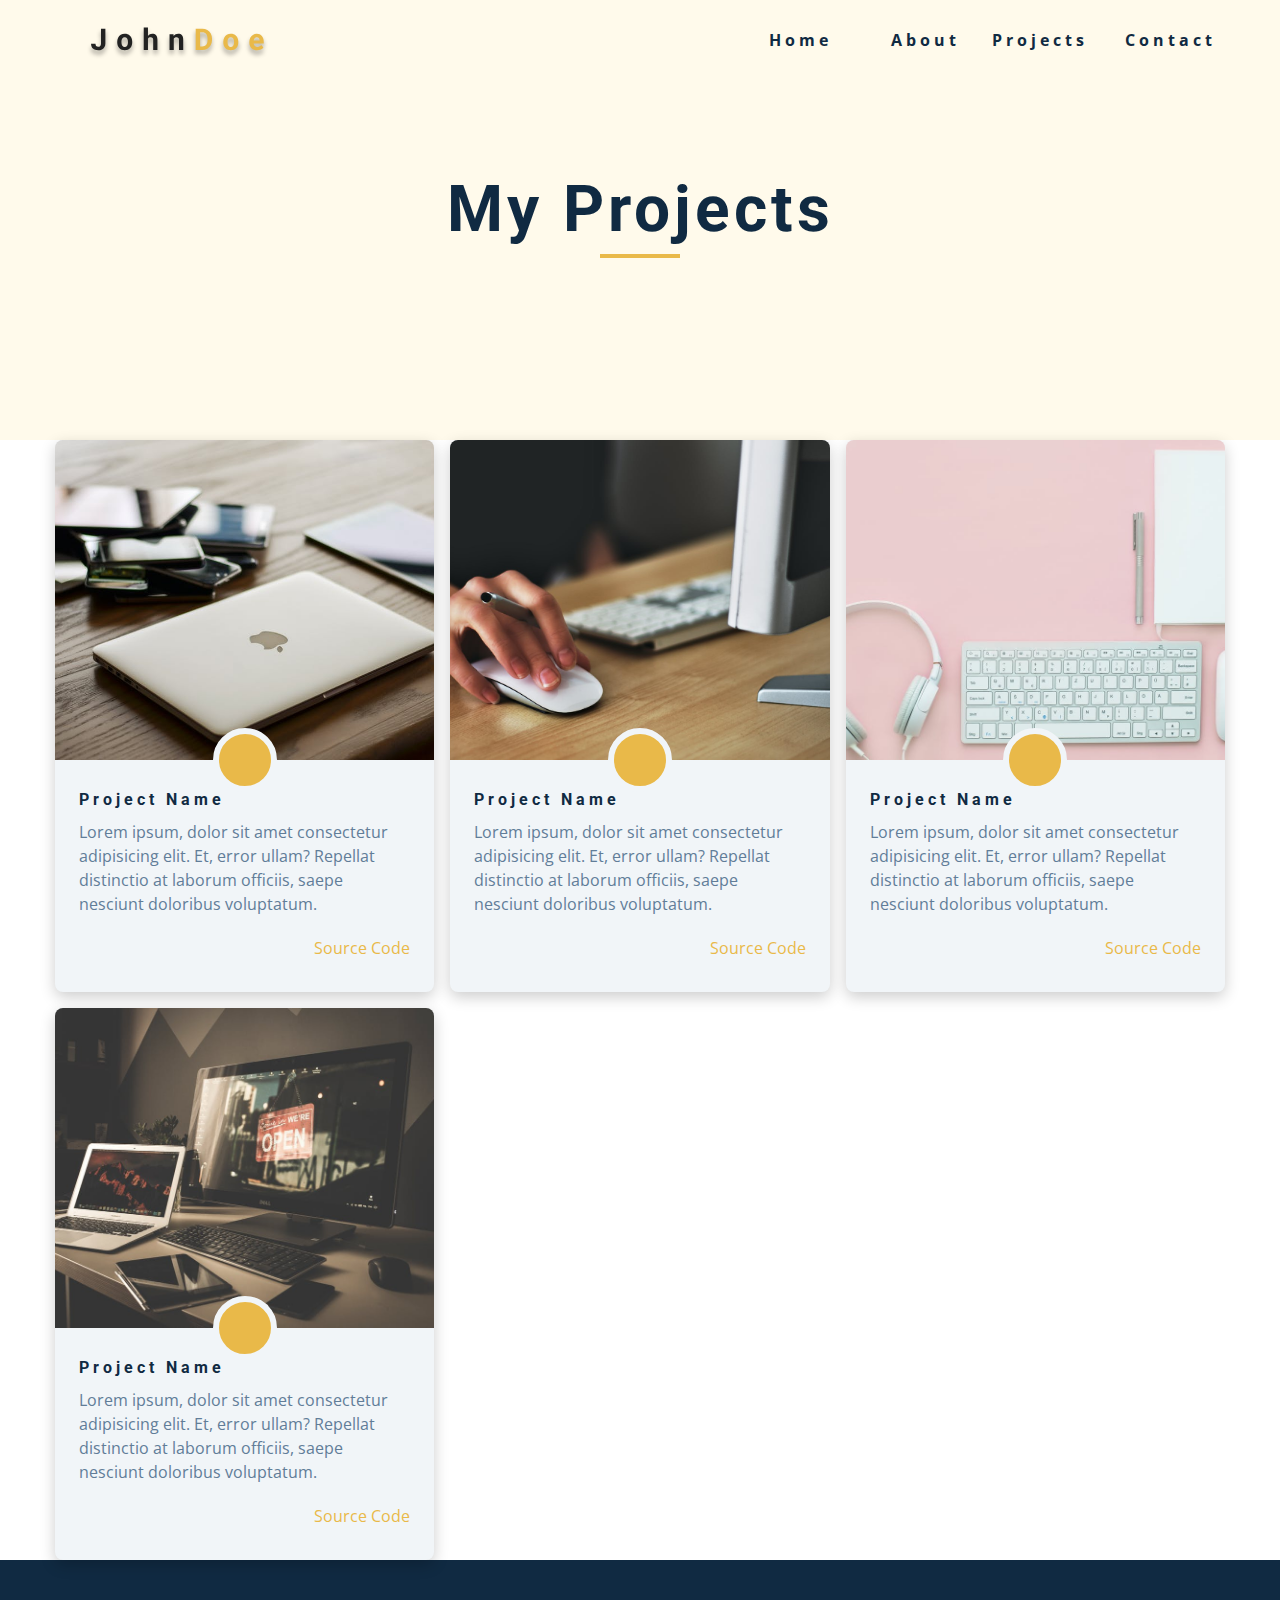
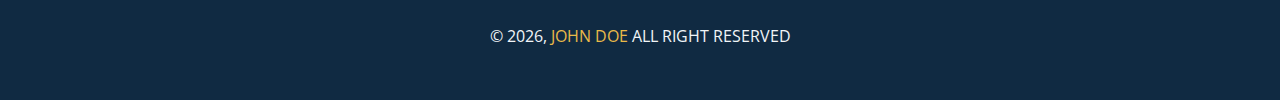
<file: projects.html>
<!DOCTYPE html>
<html lang="en">
  <head>
    <meta charset="UTF-8" />
    <meta name="viewport" content="width=device-width, initial-scale=1.0" />
    <title>John Doe || Projects</title>
    <!-- font-awesome -->
    <link
      rel="stylesheet"
      href="https://cdnjs.cloudflare.com/ajax/libs/font-awesome/5.12.0/css/all.min.css"
      integrity="sha512-c93ifPoTvMdEJH/rKIcBx//AL1znq9+4/RmMGafI/vnTFe/dKwnn1uoeszE2zJBQTS1Ck5CqSBE+34ng2PthJg=="
      crossorigin="anonymous"
      referrerpolicy="no-referrer"
    />
    <!-- css -->
    <link rel="stylesheet" href="./css/styles.css" />
  </head>

  <body>
    <!-- navbar -->
    <nav class="nav" id="nav">
      <div class="nav-center">
        <!-- nav header -->
        <div class="nav-header">
          <img src="./images/logo.svg" alt="logo" class="nav-logo" />
          <button class="nav-btn" id="nav-btn">
            <i class="fas fa-bars"></i>
          </button>
        </div>
        <!-- nav links -->
        <ul class="nav-links">
          <li>
            <a href="index.html">home</a>
          </li>
          <li>
            <a href="about.html">about</a>
          </li>
          <li>
            <a href="projects.html">projects</a>
          </li>
          <li>
            <a href="contact.html">contact</a>
          </li>
        </ul>
      </div>
    </nav>
    <!-- end of navbar -->

    <!-- sidebar -->
    <aside class="sidebar" id="sidebar">
      <div class="sidebar-container">
        <button class="close-btn" id="close-btn">
          <i class="fas fa-times"></i>
        </button>
        <!-- sidebar links -->
        <ul class="sidebar-links">
          <li>
            <a href="index.html">home</a>
          </li>
          <li>
            <a href="about.html">about</a>
          </li>
          <li>
            <a href="projects.html">projects</a>
          </li>
          <li>
            <a href="contact.html">contact</a>
          </li>
        </ul>
        <!-- social icons -->
        <ul class="social-icons">
          <li>
            <a href="https://twitter.com">
              <i class="fab fa-twitter"></i>
            </a>
          </li>
          <li>
            <a href="https://facebook.com">
              <i class="fab fa-facebook"></i>
            </a>
          </li>
          <li>
            <a href="https://instagram.com">
              <i class="fab fa-instagram"></i>
            </a>
          </li>
          <li>
            <a href="https://linkedin.com">
              <i class="fab fa-linkedin"></i>
            </a>
          </li>
          <li>
            <a href="https://github.com">
              <i class="fab fa-github"></i>
            </a>
          </li>
        </ul>
      </div>
    </aside>
    <!-- end of sidebar -->

    <!-- section -->
    <header class="projects-hero">
      <div class="section-title">
        <h1>my projects</h1>
        <div class="underline"></div>
      </div>
    </header>
    <section class="section-center projects-page-center">
      <!-- single project -->
      <article class="single-project">
        <div class="project-container">
          <img src="./images/project-1.jpeg" alt="project-1" />
          <a href="https://github.com/igor-1987" class="project-icon">
            <i class="fas fa-home"></i>
          </a>
        </div>
        <div class="project-details">
          <h4>project name</h4>
          <p>
            Lorem ipsum, dolor sit amet consectetur adipisicing elit. Et, error
            ullam? Repellat distinctio at laborum officiis, saepe nesciunt
            doloribus voluptatum.
          </p>
          <div class="project-footer">
            <span>
              <i class="fab fa-github"></i>
            </span>
            <a href="https://github.com/igor-1987">source code</a>
          </div>
        </div>
      </article>

      <!-- single project -->
      <article class="single-project">
        <div class="project-container">
          <img src="./images/project-2.jpg" alt="project-2" />
          <a href="https://github.com/igor-1987" class="project-icon">
            <i class="fas fa-home"></i>
          </a>
        </div>
        <div class="project-details">
          <h4>project name</h4>
          <p>
            Lorem ipsum, dolor sit amet consectetur adipisicing elit. Et, error
            ullam? Repellat distinctio at laborum officiis, saepe nesciunt
            doloribus voluptatum.
          </p>
          <div class="project-footer">
            <span>
              <i class="fab fa-github"></i>
            </span>
            <a href="https://github.com/igor-1987">source code</a>
          </div>
        </div>
      </article>

      <!-- single project -->
      <article class="single-project">
        <div class="project-container">
          <img src="./images/project-3.jpeg" alt="project-3" />
          <a href="https://github.com/igor-1987" class="project-icon">
            <i class="fas fa-home"></i>
          </a>
        </div>
        <div class="project-details">
          <h4>project name</h4>
          <p>
            Lorem ipsum, dolor sit amet consectetur adipisicing elit. Et, error
            ullam? Repellat distinctio at laborum officiis, saepe nesciunt
            doloribus voluptatum.
          </p>
          <div class="project-footer">
            <span>
              <i class="fab fa-github"></i>
            </span>
            <a href="https://github.com/igor-1987">source code</a>
          </div>
        </div>
      </article>

      <!-- single project -->
      <article class="single-project">
        <div class="project-container">
          <img src="./images/project-4.jpeg" alt="project-4" />
          <a href="https://github.com/igor-1987" class="project-icon">
            <i class="fas fa-home"></i>
          </a>
        </div>
        <div class="project-details">
          <h4>project name</h4>
          <p>
            Lorem ipsum, dolor sit amet consectetur adipisicing elit. Et, error
            ullam? Repellat distinctio at laborum officiis, saepe nesciunt
            doloribus voluptatum.
          </p>
          <div class="project-footer">
            <span>
              <i class="fab fa-github"></i>
            </span>
            <a href="https://github.com/igor-1987">source code</a>
          </div>
        </div>
      </article>
    </section>
    <!-- end of section -->

    <!-- footer -->
    <footer class="footer">
      <ul class="social-icons">
        <li>
          <a href="https://twitter.com">
            <i class="fab fa-twitter"></i>
          </a>
        </li>
        <li>
          <a href="https://facebook.com">
            <i class="fab fa-facebook"></i>
          </a>
        </li>
        <li>
          <a href="https://instagram.com">
            <i class="fab fa-instagram"></i>
          </a>
        </li>
        <li>
          <a href="https://linkedin.com">
            <i class="fab fa-linkedin"></i>
          </a>
        </li>
        <li>
          <a href="https://github.com">
            <i class="fab fa-github"></i>
          </a>
        </li>
      </ul>
      <p>
        &copy;
        <span id="date"></span>, <span class="brand-name">john doe</span> all
        right reserved
      </p>
    </footer>
    <!-- end of footer -->

    <script src="./js/main.js"></script>
  </body>
</html>
</file>
<file: css/styles.css>
/*
=============== 
Fonts
===============
*/
@import url("https://fonts.googleapis.com/css?family=Open+Sans|Roboto:400,700&display=swap");

/*
=============== 
Variables
===============
*/
:root {
  /* dark shades of primary color*/
  --clr-primary-1: hsl(43, 86%, 17%);
  --clr-primary-2: hsl(43, 77%, 27%);
  --clr-primary-3: hsl(43, 72%, 37%);
  --clr-primary-4: hsl(42, 63%, 48%);
  /* primary/main color */
  --clr-primary-5: hsl(42, 78%, 60%);
  /* lighter shades of primary color */
  --clr-primary-6: hsl(43, 89%, 70%);
  --clr-primary-7: hsl(43, 90%, 76%);
  --clr-primary-8: hsl(45, 86%, 81%);
  --clr-primary-9: hsl(45, 90%, 88%);
  --clr-primary-10: hsl(45, 100%, 96%);
  /* darkest grey - used for headings */
  --clr-grey-1: hsl(209, 61%, 16%);
  --clr-grey-2: hsl(211, 39%, 23%);
  --clr-grey-3: hsl(209, 34%, 30%);
  --clr-grey-4: hsl(209, 28%, 39%);
  /* grey used for paragraphs */
  --clr-grey-5: hsl(210, 22%, 49%);
  --clr-grey-6: hsl(209, 23%, 60%);
  --clr-grey-7: hsl(211, 27%, 70%);
  --clr-grey-8: hsl(210, 31%, 80%);
  --clr-grey-9: hsl(212, 33%, 89%);
  --clr-grey-10: hsl(210, 36%, 96%);
  --clr-white: #fff;
  --ff-primary: "Roboto", sans-serif;
  --ff-secondary: "Open Sans", sans-serif;
  --transition: all 0.3s linear;
  --spacing: 0.25rem;
  --radius: 0.5rem;
  --light-shadow: 0 5px 15px rgba(0, 0, 0, 0.1);
  --dark-shadow: 0 5px 15px rgba(0, 0, 0, 0.2);
  --max-width: 1170px;
}
/*
=============== 
Global Styles
===============
*/
*,
::after,
::before {
  margin: 0;
  padding: 0;
  box-sizing: border-box;
}

body {
  background: var(--clr-white);
  font-family: var(--ff-secondary);
  font-size: 0.875rem;
  color: var(--clr-grey-1);
  line-height: 1.5;
}

ul {
  list-style-type: none;
}

a {
  text-decoration: none;
}

img:not(.nav-logo) {
  width: 100%;
  display: block;
}

h1,
h2,
h3,
h4 {
  letter-spacing: var(--spacing);
  text-transform: capitalize;
  line-height: 1.25;
  margin-bottom: 0.75rem;
  font-family: var(--ff-primary);
}

h1 {
  font-size: 3rem;
}

h2 {
  font-size: 2rem;
}

h3 {
  font-size: 1.25rem;
}

h4 {
  font-size: 0.875rem;
}

p {
  margin-bottom: 1.25rem;
  color: var(--clr-grey-5);
}

@media screen and (min-width: 800px) {
  h1 {
    font-size: 4rem;
  }

  h2 {
    font-size: 2.5rem;
  }

  h3 {
    font-size: 1.75rem;
  }

  h4 {
    font-size: 1rem;
  }

  body {
    font-size: 1rem;
  }

  h1,
  h2,
  h3,
  h4 {
    line-height: 1;
  }
}
/*  global classes */
.link {
  color: var(--clr-primary-5);
  transition: var(--transition);
  cursor: pointer;
}

.link:hover {
  color: var(--clr-primary-4);
  font-weight: 500;
}

.btn {
  text-transform: uppercase;
  background: var(--clr-primary-5);
  color: var(--clr-primary-1);
  padding: 0.375rem 0.75rem;
  letter-spacing: var(--spacing);
  display: inline-block;
  font-weight: 700;
  -webkit-transition: var(--transition);
  transition: var(--transition);
  font-size: 0.875rem;
  border: 2px solid transparent;
  cursor: pointer;
  box-shadow: 0 1px 3px rgba(0, 0, 0, 0.2);
  border-radius: var(--radius);
}

.btn:hover {
  color: var(--clr-primary-1);
  background: var(--clr-primary-4);
}

/* section */
.section {
  padding: 5rem 0;
}

.section-center {
  width: 90vw;
  max-width: 1170px;
  margin: 0 auto;
}
@media screen and (min-width: 992px) {
  .section-center {
    width: 95vw;
  }
}
/* added during recording */
.underline {
  width: 5rem;
  height: 0.25rem;
  margin-bottom: 1.25rem;
  background: var(--clr-primary-5);
  margin-left: auto;
  margin-right: auto;
}

.section-title {
  margin-bottom: 4rem;
  text-align: center;
}

.bg-grey {
  background: var(--clr-grey-10);
}
/*
=============== 
Navbar
===============
*/
.nav-links {
  display: none;
}

.nav {
  height: 5rem;
  padding: 1rem;
  display: grid;
  align-items: center;
  transition: var(--transition);
}

.nav-center {
  width: 90vw;
  max-width: 1170px;
  margin: 0 auto;
}

.nav-header {
  display: grid;
  grid-template-columns: auto 1fr;
  align-items: center;
  justify-content: space-between;
}

.nav-btn {
  justify-self: end;
  background: transparent;
  border: transparent;
  color: var(--clr-primary-5);
  font-size: 2rem;
  cursor: pointer;
  transition: var(--transition);
}

.nav-btn:hover {
  color: var(--clr-primary-4);
}

@media screen and (min-width:768px) {
  .nav {
    background: var(--clr-primary-10);
  }

  .nav-btn {
    display: none;
  }

  .nav-center {
    display: grid;
    grid-template-columns: auto 1fr;
    align-items: center;
    justify-items: end;
  }

  .nav-links {
    display: grid;
    grid-template-columns: repeat(4, 1fr);
    justify-items: end;
    gap: 2rem;
  }

  .nav-links a {
    color: var(--clr-grey-1);
    font-size: 1rem;
    font-weight: 700;
    letter-spacing: var(--spacing);
    text-transform: capitalize;
    transition: var(--transition);
    cursor: pointer;
  }

  .nav-links a:hover {
    color: var(--clr-primary-5);
  }
}
/* ===!!! fixed navbar !!!=== */
.navbar-fixed {
  position: fixed;
  top: 0;
  left: 0;
  width: 100%;
  background: var(--clr-white);
  z-index: 2;
  box-shadow: var(--light-shadow);
}
/*
=============== 
Sidebar
===============
*/
.sidebar {
  position: fixed;
  top: 0;
  left: 0;
  width: 100%;
  height: 100%;
  background: var(--clr-grey-10);
  z-index: 4;
  display: grid;
  /* place-items: center; */
  align-items: center;
  justify-content: center;
  transition: var(--transition);
  /* hide sidebar by default */
  transform: translateX(-100%);
}

/* === !!! sidebar visibility class !!!=== */
.show-sidebar {
  transform: translateX(0);
}

.sidebar-links {
  text-align: center;
}

.sidebar-links a {
  font-size: 2rem;
  text-transform: capitalize;
  transition: var(--transition);
  color: var(--clr-grey-5);
  letter-spacing: var(--spacing);
  display: inline-block;
  margin-bottom: 1.5rem;
}

.social-icons {
  display: grid;
  grid-template-columns: repeat(5, 1fr);
  justify-items: center;
  margin-top: 3rem;
  gap: 1rem;
}

.social-icons a {
  font-size: 1.5rem;
  color: var(--clr-grey-2);
  transition: var(--transition);
}

.sidebar-links a:hover,
.social-icons a:hover {
  color: var(--clr-primary-5);
  cursor: pointer;
}

.close-btn {
  position: absolute;
  top: 1rem;
  right: 2rem;
  font-size: 2.5rem;
  background: transparent;
  border: transparent;
  color: var(--clr-primary-5);
  transition: var(--transition);
  cursor: pointer;
}

.close-btn:hover {
  color: var(--clr-primary-4);
}
/*
=============== 
Hero
===============
*/
/* underline added to globals */
.hero .underline {
  margin-bottom: 0.5rem;
  margin-left: 0;
}

.hero {
  background: var(--clr-primary-10);
}

.hero-img {
  display: none;
}

.hero-center {
  min-height: calc(100vh - 5rem);
  display: grid;
  place-items: center;
}

.hero-info h4 {
  color: var(--clr-grey-5)
}

.hero-icons {
  justify-items: start;
  width: 15rem;
}

.hero-btn {
  margin-top: 1.25rem;
}

.hero-photo {
  position: relative;
  object-fit: cover;
  max-width: 25rem;
  max-height: 40rem;
  border-radius: var(--radius);
}

@media screen and (min-width:992px) {
  .hero-img {
    display: block;
    position: relative;
  }
  
  .hero-img::before, 
  .about-img::before {
    content: "";
    position: absolute;
    width: 100%;
    height: 100%;
    
    border: 0.25rem solid var(--clr-primary-5);
    border-radius: var(--radius);
    top: 1rem;
    right: -1rem;
  }
  
  .hero-center {
    grid-template-columns: repeat(2, 1fr);
  }
  
  .hero-icons {
    justify-items: start;
    width: 20rem;
  }
}
/*
=============== 
About
===============
*/
/* section title added to globals */
.about-title {
  text-align: left;
  margin-bottom: 2rem;
}

.about-title .underline {
  margin-left: 0;
}

.about-center {
  display: grid;
  gap: 3rem 2rem;
}

.about-img {
  justify-self: center;
  position: relative;
}

@media screen and (min-width:992px) {
  .about-center {
    grid-template-columns: 1fr 1fr;
  }

  .about-img::before {
    left: -1rem;
  }

  .about-info {
    align-self: center;
  }
}
/*
=============== 
Services
===============
*/
.service {
  background: var(--clr-white);
  padding: 3rem 1.5rem;
  margin-bottom: 2rem;
  border-radius: var(--radius);
  text-align: center;
  transition: var(--transition);
  cursor: pointer;
}

.service-icon {
  font-size: 2rem;
  margin-bottom: 1.5rem;
}

.service p {
  transition: var(--transition);
}

.service .underline {
  width: 3rem;
  height: 0.15rem;
  transition: var(--transition);
}

.service:hover {
  background: var(--clr-primary-5);
  color: var(--clr-white);
  box-shadow: var(--dark-shadow);
}

.service:hover p {
  color: var(--clr-white);
}

.service:hover .underline {
  background: var(--clr-white);
}

@media screen and (min-width:600px) {
  .services-center {
    display: grid;
    gap: 2rem;
    grid-template-columns: repeat(2, 1fr);
  }
}

@media screen and (min-width:992px) {
  .services-center {
    grid-template-columns: repeat(3, 1fr);
  }
}
/*
=============== 
Projects
===============
*/
.projects-text {
  width: 90vw;
  max-width: 50rem;
  text-align: justify;
  margin-left: auto;
  margin-right: auto;
}

.project {
  position: relative;
  background: var(--clr-primary-5);
  border-radius: var(--radius);
  margin-bottom: 1rem;
}

.project-info {
  text-align: center;
  color: var(--clr-white);
  position: absolute;
  top: 50%;
  left: 50%;
  transform: translate(-50%, -50%);
  transition: var(--transition);
  opacity: 0;
}

.project-info p {
  text-transform: capitalize;
  color: var(--clr-white);
}

.project:hover .project-info {
  opacity: 1;
}

.project-img {
  transition: var(--transition);
  border-radius: var(--radius);
  height: 15rem;
  object-fit: cover;
}

.project:hover .project-img {
  opacity:  0.5;
}

.project::after {
  content: "";
  position: absolute;
  top: 0;
  left: 0;
  width: 100%;
  height: 100%;
  border: 0.25rem solid var(--clr-white);
  border-radius: var(--radius);
  transition: var(--transition);
  opacity: 0;
}

.project:hover::after {
  opacity: 1;
  transform: scale(0.8);
}

@media screen and (min-width:600px) {
  .projects-center {
    display: grid;
    grid-template-columns: 1fr 1fr;
    gap: 1rem;
  }

  .project {
    margin-bottom: 0;
  }
}

@media screen and (min-width:992px) {
  .projects-center {
    grid-template-columns:repeat(3, 1fr);
  }
}

@media screen and (min-width:1170px) {
  .projects-center {
    grid-template-columns: repeat(4, 1fr);
    grid-template-areas: 
      "e e e f"
      "h h h h"
      "d a a c"
      "g b b b"
    ;
  }

  .project-1 {
    grid-area: a;
  }

  .project-2 {
    grid-area: b;
  }

  .project-3 {
    grid-area: c;
  }

  .project-4 {
    grid-area: d;
  }

  .project-5 {
    grid-area: e;
  }

  .project-6 {
    grid-area: f;
  }

  .project-7 {
    grid-area: g;
  }

  .project-8 {
    grid-area: h;
  }
}
/*
=============== 
Connect
===============
*/
.connect {
  min-height: 40vh;
  height: 100vh;
  position: relative;
  display: grid;
  place-items: center;
}

.video-container {
  position: absolute;
  top: 0;
  left: 0;
  width: 100%;
  height: 100%;
  object-fit: cover;
  z-index: -2;
}

.connect::after {
  content: "";
  position: absolute;
  top: 0;
  left: 0;
  width: 100%;
  height: 100%;
  background: var(--clr-primary-5);
  opacity: 0.5;
  z-index: -1;
}

.video-banner {
  background: var(--clr-white);
  padding: 3rem;
  max-width: 50rem;
  width: 90vw;
  text-align: center;
  border-radius: var(--radius);

}

.video-banner .section-title {
  margin-bottom: 2rem;
}

.video-banner p {
  max-width: 90%;
  margin-left: auto;
  margin-right: auto;
  text-align: justify;
}

@media screen and (min-width:992px) {
  .video-banner {
    max-width: 35rem;
  }
}
/*
=============== 
Skills
===============
*/
@media screen and (min-width: 768px) {
  .skills-center {
    display: grid;
    grid-template-columns: repeat(2, 1fr);
    gap: 1rem;
  }
}

.skills {
  background: var(--clr-white);
}

.skills-center h3 {
  margin: 1.5rem 0;
  /* color: var(--clr-primary-5); */
}

.skill {
  margin-bottom: 1.25rem;
}

.skill p {
  margin-bottom: 0.5rem;
  text-transform: capitalize;
}

.skill-container {
  background: var(--clr-primary-10);
  height: 1rem;
  width: 100%;
  border-radius: var(--radius);
  position: relative;
}

.skill-value {
  position: absolute;
  top: 0;
  left: 0;
  background: var(--clr-primary-5);
  height: 100%;
  width: 50%;
  border-radius: var(--radius);
}

.skill-text {
  position: absolute;
  top: -2rem;
  left: 50%;
  transform: translateX(-50%);
}

.value-70 {
  width: 70%;
}

.value-80 {
  width: 80%;
}

.skill-text-70 {
  left: 70%;
}

.skill-text-80 {
  left: 80%;
}
/*
=============== 
Timeline
===============
*/
.timeline-center {
  width: 90vw;
  max-width: 40rem;
  background-color: var(--clr-primary-10);
}

.timeline-item {
  border-top: 2px dashed var(--clr-primary-5);
  margin: 0;
  padding: 4rem 2rem;
  position: relative;
}

.timeline p {
  margin-bottom: 0;
}

.timeline-item:nth-child(even) {
  border-left: 2px dashed var(--clr-primary-5);
  border-top-left-radius: 2rem;
  border-bottom-left-radius: 2rem;
  margin-right: 2rem;
  padding-right: 0;
}

.timeline-item:nth-child(odd) {
  border-right: 2px dashed var(--clr-primary-5);
  border-top-right-radius: 2rem;
  border-bottom-right-radius: 2rem;
  margin-left: 2rem;
  padding-left: 0;
}

.timeline-item:first-child {
  border-top: none;
  border-top-right-radius: 0;
}

.timeline-item:last-child {
  border-bottom: none;
  border-bottom-left-radius: 0;
}

.number {
  position: absolute;
  top: 50%;
  transform: translate(-50%,-50%);
  margin-bottom: 0;
  background: var(--clr-primary-5);
  width: 2rem;
  height: 2rem;
  padding: 1rem;
  border-radius: 50%;
  display: grid;
  place-content: center;
  font-size: 1rem;
  font-weight: 700;
}

.timeline-item:nth-child(even) .number {
  left: 0;
}

.timeline-item:nth-child(odd) .number {
  right: 0;
  transform: translate(50%, -50%);
}
/*
=============== 
Blog
===============
*/
.blog-center {
  display: grid;
  grid-template-columns: repeat(auto-fill, minmax(330px, 1fr));
  gap: 1rem;
}

.card {
  height: 30rem;
  position: relative;
  /* talk later */
  perspective: 1500px;
}

.card-front {
  background: var(--clr-white);
}

.card-back {
  background: var(--clr-primary-10);
  transform: rotateY(180deg);
  display: grid;
  place-items: center;
}

.card-front img {
  height: 15rem;
  object-fit: cover;
  border-top-left-radius: var(--radius);
  border-top-right-radius: var(--radius);
}

.blog h4 {
  margin-top: 1rem;
  font-weight: bold;
}

.card-info {
  padding: 1rem 1.5rem;
}

.card-info p {
  color: var(--clr-grey-5);
}

.card-footer {
  display: grid;
  grid-template-columns: auto 1fr;
  align-items: center;
}

.card-footer img {
  width: 2rem;
  height: 2rem;
  object-fit: cover;
  border-radius: 50%;
}

.card-footer p {
  margin-bottom: 0;
  justify-self: end;
  text-transform: uppercase;
  color: var(--clr-primary-5);
  font-size: 0.9rem;
}

.card-side {
  box-shadow: var(--dark-shadow);
  backface-visibility: hidden;
  border-radius: var(--radius);
  position: absolute;
  top: 0;
  left: 0;
  width: 100%;
  height: 100%;
  cursor: pointer;
  transition: all 0.7s linear;
}

.card:hover .card-front {
  transform: rotateY(-180deg);
}

.card:hover .card-back {
  transform: rotateY(0);
  transition: all 1s linear;
}
/*
=============== 
Footer
===============
*/
.footer {
  padding-bottom: 2rem;
  background: var(--clr-grey-1);
  display: grid;
  place-items: center;
}

.footer .social-icons a {
  color: var(--clr-primary-5);
  transition: var(--transition);
  cursor: pointer;
}

.footer .social-icons a:hover {
  color: var(--clr-grey-10);
}

.brand-name {
  color: var(--clr-primary-5);
}

.footer p {
  margin-top: 1rem;
  color: var(--clr-grey-10);
  text-transform: uppercase;
  font-size: 1rem;
}
/*
=============== 
Single Page
===============
*/
.single-page {
  background: var(--clr-grey-10);
  min-height: calc(100vh - 5rem - 176px);
}
/*
=============== 
Products Page
===============
*/
.projects-hero {
  height: 40vh;
  background: var(--clr-primary-10);
  display: grid;
  place-items: center;
}

.projects.hero .section-title {
  margin-bottom: 0;
}

.single-project {
  background: var(--clr-grey-10);
  border-radius: var(--radius);
  /* background: var(--clr-grey-7); */
  box-shadow: var(--dark-shadow);
}

.project-container img {
  border-top-left-radius: var(--radius);
  border-top-right-radius: var(--radius);
  height: 20rem;
  object-fit: cover;
}

.project-container {
  position: relative;
}

.project-icon {
  position: absolute;
  bottom: 0;
  left: 50%;
  transform: translate(-50%, 50%);
  font-size: 2rem;
  width: 4rem;
  height: 4rem;
  display: grid;
  place-items: center;
  color: var(--clr-grey-1);
  background: var(--clr-primary-5);
  border-radius: 50%;
  border: 0.375rem solid var(--clr-grey-10);
  cursor: pointer;
  transition: var(--transition);
}

.project-icon:hover {
  background: var(--clr-primary-4);
  color: var(--clr-grey-10);
}

.project-details {
  padding: 2rem 1.5rem;
}

.project-footer {
  display: grid;
  grid-template-columns: 1fr 1fr;
  color: var(--clr-primary-5);
}

.project-footer a {
  color: var(--clr-primary-5);
  text-transform: capitalize;
  transition: var(--transition);
  justify-self: end;
}

.project-footer a:hover {
  color: var(--clr-primary-4);
}

.projects-page-center {
  display: grid;
  gap: 1rem;
  grid-template-columns: repeat(auto-fill, minmax(300px, 1fr));
}
</file>
